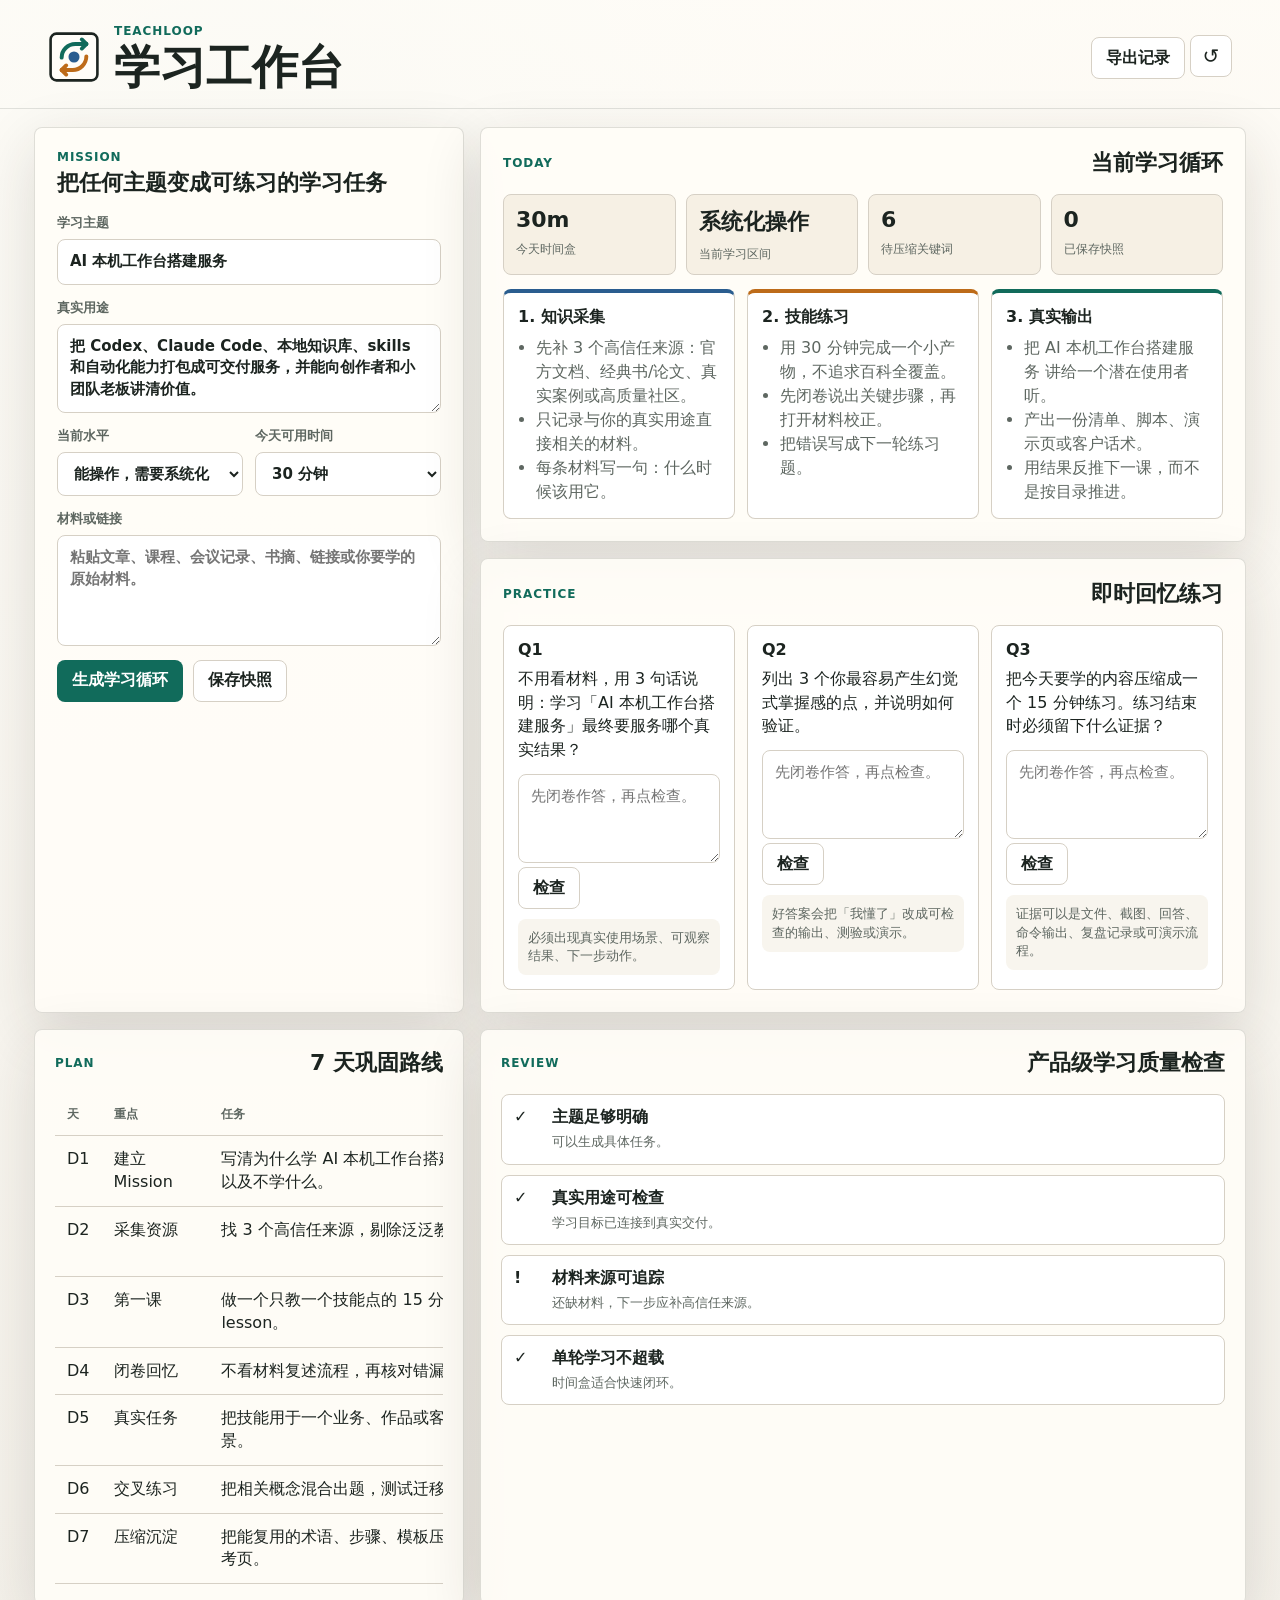
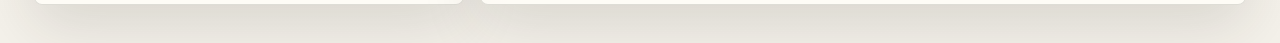
<file: index.html>
<!doctype html>
<html lang="zh-CN">
  <head>
    <meta charset="utf-8">
    <meta name="viewport" content="width=device-width, initial-scale=1">
    <title>TeachLoop 学习工作台</title>
    <link rel="icon" href="data:image/svg+xml,%3Csvg xmlns='http://www.w3.org/2000/svg' viewBox='0 0 16 16'%3E%3Crect width='16' height='16' rx='3' fill='%23116b5b'/%3E%3Ccircle cx='8' cy='8' r='3' fill='%23fffdf8'/%3E%3C/svg%3E">
    <link rel="stylesheet" href="./styles.css">
  </head>
  <body>
    <header class="app-header">
      <div class="brand-lockup">
        <img src="./assets/learning-map.svg" alt="" class="brand-mark">
        <div>
          <p class="eyebrow">TeachLoop</p>
          <h1>学习工作台</h1>
        </div>
      </div>
      <div class="header-actions" aria-label="全局操作">
        <button id="exportMarkdown" class="button secondary" type="button">导出记录</button>
        <button id="resetWorkspace" class="icon-button" type="button" title="清空当前本地学习状态" aria-label="清空当前本地学习状态">↺</button>
      </div>
    </header>

    <main class="layout-shell">
      <section class="panel mission-panel" aria-labelledby="missionTitle">
        <div class="section-heading">
          <p class="eyebrow">Mission</p>
          <h2 id="missionTitle">把任何主题变成可练习的学习任务</h2>
        </div>

        <form id="missionForm" class="mission-form">
          <label>
            <span>学习主题</span>
            <input id="topic" name="topic" type="text" value="AI 本机工作台搭建服务" autocomplete="off" required>
          </label>
          <label>
            <span>真实用途</span>
            <textarea id="outcome" name="outcome" rows="3" required>把 Codex、Claude Code、本地知识库、skills 和自动化能力打包成可交付服务，并能向创作者和小团队老板讲清价值。</textarea>
          </label>
          <div class="form-grid">
            <label>
              <span>当前水平</span>
              <select id="level" name="level">
                <option value="beginner">新手，需要建立框架</option>
                <option value="operator" selected>能操作，需要系统化</option>
                <option value="builder">能搭建，需要产品化</option>
                <option value="expert">能交付，需要提炼方法</option>
              </select>
            </label>
            <label>
              <span>今天可用时间</span>
              <select id="timebox" name="timebox">
                <option value="15">15 分钟</option>
                <option value="30" selected>30 分钟</option>
                <option value="60">60 分钟</option>
                <option value="120">120 分钟</option>
              </select>
            </label>
          </div>
          <label>
            <span>材料或链接</span>
            <textarea id="materials" name="materials" rows="4" placeholder="粘贴文章、课程、会议记录、书摘、链接或你要学的原始材料。"></textarea>
          </label>
          <div class="button-row">
            <button class="button primary" type="submit">生成学习循环</button>
            <button id="saveSnapshot" class="button secondary" type="button">保存快照</button>
          </div>
        </form>
        <p id="workspaceNotice" role="status" hidden></p>
      </section>

      <section class="panel dashboard-panel" aria-labelledby="dashboardTitle">
        <div class="section-heading compact">
          <p class="eyebrow">Today</p>
          <h2 id="dashboardTitle">当前学习循环</h2>
        </div>
        <div id="statusStrip" class="status-strip" aria-live="polite"></div>
        <div id="loopBoard" class="loop-board"></div>
      </section>

      <section class="panel practice-panel" aria-labelledby="practiceTitle">
        <div class="section-heading compact">
          <p class="eyebrow">Practice</p>
          <h2 id="practiceTitle">即时回忆练习</h2>
        </div>
        <div id="quizArea" class="quiz-area"></div>
      </section>

      <section class="panel plan-panel" aria-labelledby="planTitle">
        <div class="section-heading compact">
          <p class="eyebrow">Plan</p>
          <h2 id="planTitle">7 天巩固路线</h2>
        </div>
        <div id="planTable" class="plan-table"></div>
      </section>

      <section class="panel review-panel" aria-labelledby="reviewTitle">
        <div class="section-heading compact">
          <p class="eyebrow">Review</p>
          <h2 id="reviewTitle">产品级学习质量检查</h2>
        </div>
        <div id="reviewChecklist" class="checklist"></div>
      </section>
    </main>

    <dialog id="exportDialog" class="export-dialog">
      <form method="dialog">
        <div class="dialog-head">
          <h2>Teach 工作区记录</h2>
          <button class="icon-button" value="cancel" aria-label="关闭">×</button>
        </div>
        <textarea id="exportOutput" rows="18" spellcheck="false"></textarea>
        <p id="exportNotice" role="status" hidden></p>
        <div class="button-row right">
          <button id="copyExport" class="button secondary" type="button">复制</button>
          <button class="button primary" value="default">完成</button>
        </div>
      </form>
    </dialog>

    <script src="./app.js"></script>
  </body>
</html>
</file>
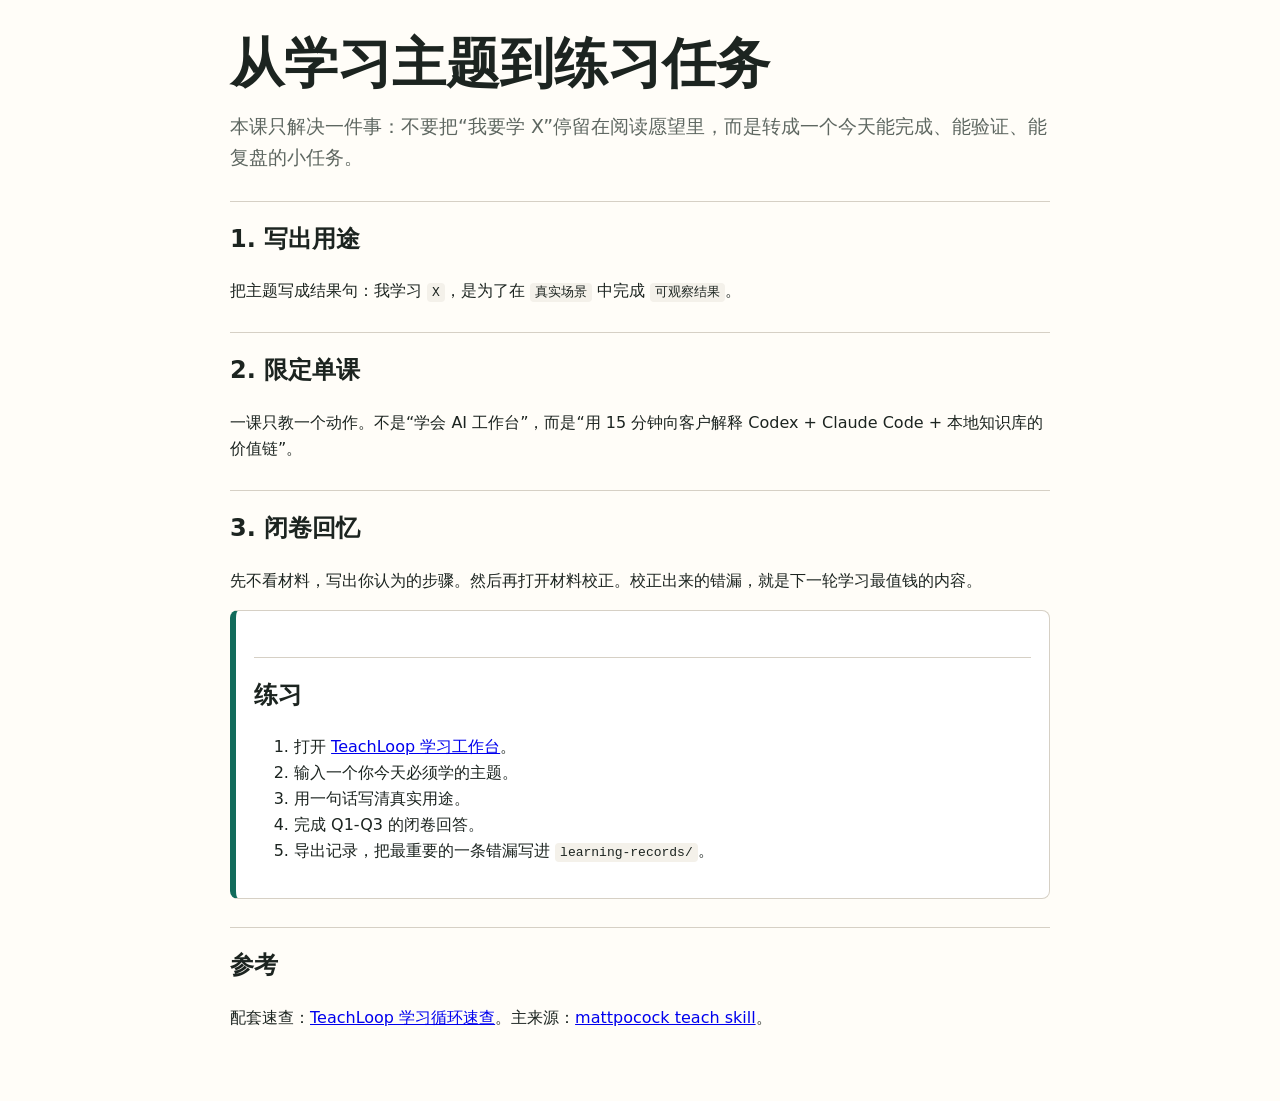
<file: lessons/0001-mission-to-practice.html>
<!doctype html>
<html lang="zh-CN">
  <head>
    <meta charset="utf-8">
    <meta name="viewport" content="width=device-width, initial-scale=1">
    <title>0001: 从学习主题到练习任务</title>
    <style>
      :root { --ink: #1c2420; --muted: #5e6761; --line: #d6d0c5; --accent: #116b5b; --bg: #fffdf8; }
      * { box-sizing: border-box; }
      body { margin: 0; background: var(--bg); color: var(--ink); font-family: ui-sans-serif, system-ui, -apple-system, BlinkMacSystemFont, "Segoe UI", sans-serif; line-height: 1.62; }
      main { max-width: 860px; margin: 0 auto; padding: 36px 20px 54px; }
      h1 { font-size: clamp(32px, 6vw, 54px); line-height: 1.04; margin: 0 0 18px; letter-spacing: 0; }
      h2 { margin-top: 28px; padding-top: 18px; border-top: 1px solid var(--line); }
      .lede { color: var(--muted); font-size: 19px; }
      .exercise { border: 1px solid var(--line); border-left: 6px solid var(--accent); border-radius: 8px; padding: 18px; background: #fff; }
      code { background: #f4f1ea; padding: 2px 5px; border-radius: 4px; }
      @media print { main { padding: 0; } }
    </style>
  </head>
  <body>
    <main>
      <h1>从学习主题到练习任务</h1>
      <p class="lede">本课只解决一件事：不要把“我要学 X”停留在阅读愿望里，而是转成一个今天能完成、能验证、能复盘的小任务。</p>

      <h2>1. 写出用途</h2>
      <p>把主题写成结果句：我学习 <code>X</code>，是为了在 <code>真实场景</code> 中完成 <code>可观察结果</code>。</p>

      <h2>2. 限定单课</h2>
      <p>一课只教一个动作。不是“学会 AI 工作台”，而是“用 15 分钟向客户解释 Codex + Claude Code + 本地知识库的价值链”。</p>

      <h2>3. 闭卷回忆</h2>
      <p>先不看材料，写出你认为的步骤。然后再打开材料校正。校正出来的错漏，就是下一轮学习最值钱的内容。</p>

      <section class="exercise">
        <h2>练习</h2>
        <ol>
          <li>打开 <a href="../index.html">TeachLoop 学习工作台</a>。</li>
          <li>输入一个你今天必须学的主题。</li>
          <li>用一句话写清真实用途。</li>
          <li>完成 Q1-Q3 的闭卷回答。</li>
          <li>导出记录，把最重要的一条错漏写进 <code>learning-records/</code>。</li>
        </ol>
      </section>

      <h2>参考</h2>
      <p>配套速查：<a href="../reference/learning-loop-reference.html">TeachLoop 学习循环速查</a>。主来源：<a href="https://github.com/mattpocock/skills/blob/main/skills/productivity/teach/SKILL.md">mattpocock teach skill</a>。</p>
    </main>
  </body>
</html>
</file>
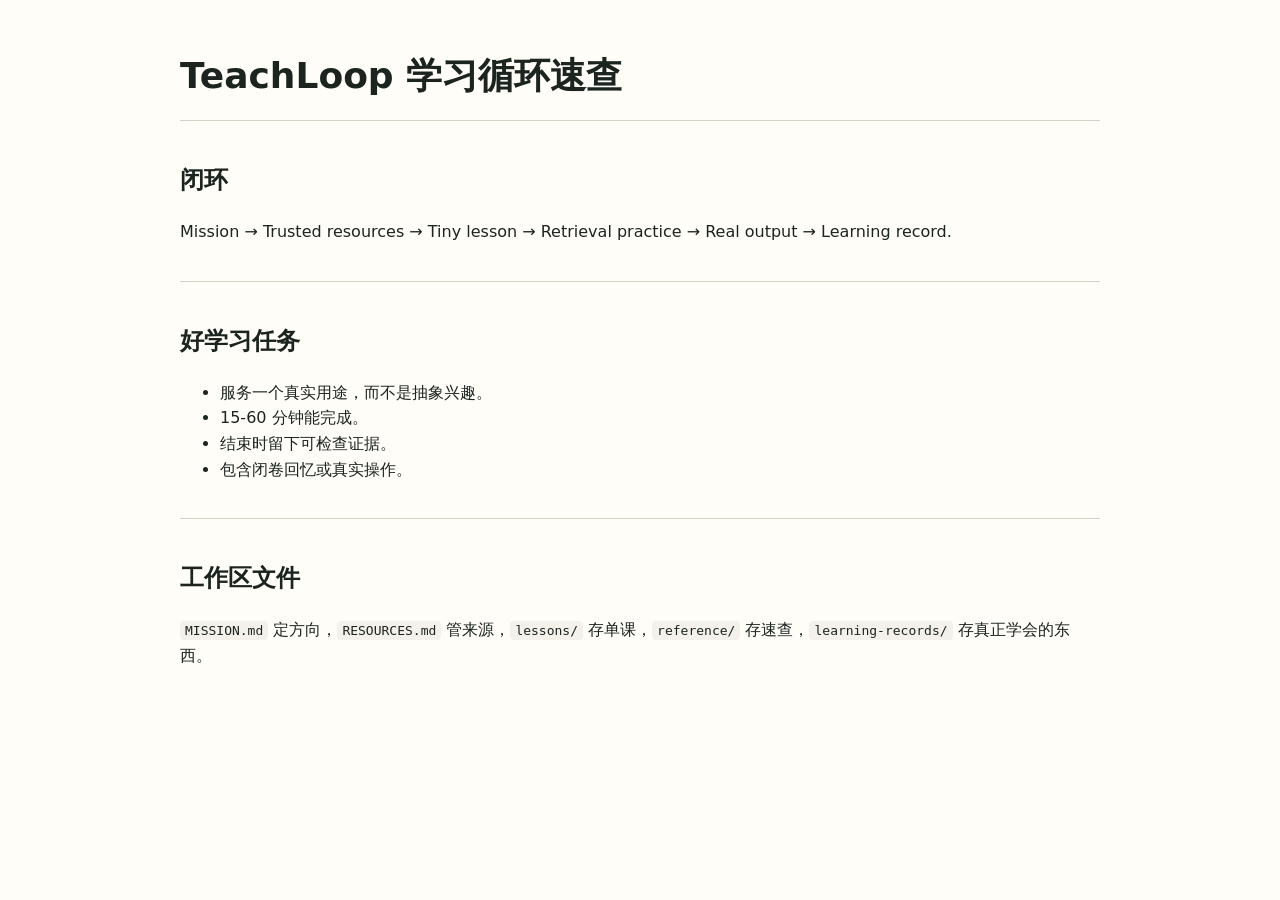
<file: reference/learning-loop-reference.html>
<!doctype html>
<html lang="zh-CN">
  <head>
    <meta charset="utf-8">
    <meta name="viewport" content="width=device-width, initial-scale=1">
    <title>TeachLoop 学习循环速查</title>
    <style>
      body { margin: 0; padding: 32px; color: #1c2420; font-family: ui-sans-serif, system-ui, -apple-system, BlinkMacSystemFont, "Segoe UI", sans-serif; line-height: 1.6; background: #fffdf8; }
      main { max-width: 920px; margin: 0 auto; }
      h1 { font-size: 36px; line-height: 1.1; }
      section { border-top: 1px solid #d6d0c5; padding: 20px 0; }
      code { background: #f4f1ea; padding: 2px 5px; border-radius: 4px; }
      @media print { body { padding: 0; } }
    </style>
  </head>
  <body>
    <main>
      <h1>TeachLoop 学习循环速查</h1>
      <section>
        <h2>闭环</h2>
        <p>Mission → Trusted resources → Tiny lesson → Retrieval practice → Real output → Learning record.</p>
      </section>
      <section>
        <h2>好学习任务</h2>
        <ul>
          <li>服务一个真实用途，而不是抽象兴趣。</li>
          <li>15-60 分钟能完成。</li>
          <li>结束时留下可检查证据。</li>
          <li>包含闭卷回忆或真实操作。</li>
        </ul>
      </section>
      <section>
        <h2>工作区文件</h2>
        <p><code>MISSION.md</code> 定方向，<code>RESOURCES.md</code> 管来源，<code>lessons/</code> 存单课，<code>reference/</code> 存速查，<code>learning-records/</code> 存真正学会的东西。</p>
      </section>
    </main>
  </body>
</html>
</file>
<file: styles.css>
:root {
  color-scheme: light;
  --bg: #f4f1ea;
  --ink: #1c2420;
  --muted: #5e6761;
  --line: #d6d0c5;
  --panel: #fffdf8;
  --panel-strong: #f6f0e4;
  --accent: #116b5b;
  --accent-ink: #ffffff;
  --amber: #bd6b19;
  --red: #a33d34;
  --blue: #2a5d8f;
  --shadow: 0 18px 60px rgba(46, 38, 26, 0.14);
}

* {
  box-sizing: border-box;
}

body {
  margin: 0;
  min-width: 320px;
  background:
    linear-gradient(180deg, rgba(255, 253, 248, 0.92), rgba(244, 241, 234, 0.94)),
    radial-gradient(circle at 18% 12%, rgba(17, 107, 91, 0.14), transparent 32%),
    radial-gradient(circle at 90% 18%, rgba(189, 107, 25, 0.12), transparent 34%),
    var(--bg);
  color: var(--ink);
  font-family: Inter, ui-sans-serif, system-ui, -apple-system, BlinkMacSystemFont, "Segoe UI", sans-serif;
  letter-spacing: 0;
}

button,
input,
textarea,
select {
  font: inherit;
}

.app-header {
  display: flex;
  align-items: center;
  justify-content: space-between;
  gap: 24px;
  padding: 24px clamp(18px, 4vw, 48px) 18px;
  border-bottom: 1px solid rgba(28, 36, 32, 0.12);
}

.brand-lockup {
  display: flex;
  align-items: center;
  gap: 14px;
  min-width: 0;
}

.brand-mark {
  width: 52px;
  height: 52px;
  flex: 0 0 auto;
}

.eyebrow {
  margin: 0 0 6px;
  color: var(--accent);
  font-size: 12px;
  font-weight: 750;
  letter-spacing: 0.08em;
  text-transform: uppercase;
}

h1,
h2,
h3,
p {
  margin-top: 0;
}

h1 {
  margin-bottom: 0;
  font-size: clamp(28px, 4vw, 46px);
  line-height: 1;
  letter-spacing: 0;
}

h2 {
  margin-bottom: 0;
  font-size: 22px;
  line-height: 1.18;
}

h3 {
  margin-bottom: 8px;
  font-size: 16px;
}

.layout-shell {
  display: grid;
  grid-template-columns: minmax(320px, 430px) minmax(0, 1fr);
  grid-template-areas:
    "mission dashboard"
    "mission practice"
    "plan review";
  gap: 16px;
  max-width: 1380px;
  margin: 0 auto;
  padding: 18px clamp(14px, 3vw, 34px) 38px;
  min-width: 0;
}

.panel {
  background: rgba(255, 253, 248, 0.88);
  border: 1px solid rgba(28, 36, 32, 0.14);
  border-radius: 8px;
  box-shadow: var(--shadow);
  min-width: 0;
}

.mission-panel {
  grid-area: mission;
  padding: 22px;
}

.dashboard-panel {
  grid-area: dashboard;
  padding: 22px;
}

.practice-panel {
  grid-area: practice;
  padding: 22px;
}

.plan-panel {
  grid-area: plan;
  padding: 20px;
}

.review-panel {
  grid-area: review;
  padding: 20px;
}

.section-heading {
  margin-bottom: 18px;
}

.section-heading.compact {
  display: flex;
  align-items: flex-end;
  justify-content: space-between;
  gap: 16px;
}

.mission-form {
  display: grid;
  gap: 14px;
}

label {
  display: grid;
  gap: 7px;
  color: var(--muted);
  font-size: 13px;
  font-weight: 700;
}

input,
textarea,
select {
  width: 100%;
  border: 1px solid var(--line);
  border-radius: 8px;
  background: #fff;
  color: var(--ink);
  padding: 11px 12px;
  font-size: 15px;
  line-height: 1.45;
}

textarea {
  resize: vertical;
}

input:focus,
textarea:focus,
select:focus {
  outline: 3px solid rgba(17, 107, 91, 0.18);
  border-color: var(--accent);
}

.form-grid {
  display: grid;
  grid-template-columns: 1fr 1fr;
  gap: 12px;
}

.button-row {
  display: flex;
  align-items: center;
  gap: 10px;
  flex-wrap: wrap;
}

.button-row.right {
  justify-content: flex-end;
}

.button,
.icon-button {
  border: 1px solid transparent;
  border-radius: 8px;
  min-height: 42px;
  cursor: pointer;
  transition: transform 160ms ease, box-shadow 160ms ease, background 160ms ease;
}

.button {
  padding: 0 14px;
  font-weight: 800;
}

.button.primary {
  background: var(--accent);
  color: var(--accent-ink);
}

.button.secondary {
  background: #fff;
  border-color: var(--line);
  color: var(--ink);
}

.icon-button {
  display: inline-grid;
  place-items: center;
  width: 42px;
  background: #fff;
  border-color: var(--line);
  color: var(--ink);
  font-size: 20px;
}

.button:hover,
.icon-button:hover {
  transform: translateY(-1px);
  box-shadow: 0 8px 20px rgba(28, 36, 32, 0.12);
}

.status-strip {
  display: grid;
  grid-template-columns: repeat(4, minmax(0, 1fr));
  gap: 10px;
  margin-bottom: 14px;
}

.metric {
  min-height: 76px;
  padding: 12px;
  border: 1px solid var(--line);
  border-radius: 8px;
  background: var(--panel-strong);
}

.metric b {
  display: block;
  margin-bottom: 6px;
  font-size: 22px;
}

.metric span {
  color: var(--muted);
  font-size: 12px;
  line-height: 1.35;
}

.loop-board {
  display: grid;
  grid-template-columns: repeat(3, minmax(0, 1fr));
  gap: 12px;
}

.loop-card {
  min-height: 172px;
  padding: 14px;
  border: 1px solid var(--line);
  border-radius: 8px;
  background: #fff;
}

.loop-card[data-kind="practice"] {
  border-top: 4px solid var(--amber);
}

.loop-card[data-kind="source"] {
  border-top: 4px solid var(--blue);
}

.loop-card[data-kind="output"] {
  border-top: 4px solid var(--accent);
}

.loop-card ul {
  margin: 0;
  padding-left: 18px;
  color: var(--muted);
  line-height: 1.5;
}

.quiz-area {
  display: grid;
  grid-template-columns: repeat(3, minmax(0, 1fr));
  gap: 12px;
}

.quiz-card {
  padding: 14px;
  border: 1px solid var(--line);
  border-radius: 8px;
  background: #fff;
}

.quiz-card p {
  min-height: 64px;
  margin-bottom: 12px;
  color: var(--ink);
  line-height: 1.48;
}

.answer-input {
  min-height: 82px;
}

.feedback {
  min-height: 48px;
  margin-top: 10px;
  padding: 10px;
  border-radius: 8px;
  background: #f8f5ee;
  color: var(--muted);
  font-size: 13px;
  line-height: 1.4;
}

.plan-table {
  overflow-x: auto;
  max-width: 100%;
  min-width: 0;
  -webkit-overflow-scrolling: touch;
}

table {
  width: 100%;
  border-collapse: collapse;
  min-width: 640px;
}

th,
td {
  padding: 12px;
  border-bottom: 1px solid var(--line);
  text-align: left;
  vertical-align: top;
  line-height: 1.42;
}

th {
  color: var(--muted);
  font-size: 12px;
}

.checklist {
  display: grid;
  gap: 10px;
}

.check-item {
  display: grid;
  grid-template-columns: 28px 1fr;
  gap: 10px;
  align-items: start;
  padding: 12px;
  border: 1px solid var(--line);
  border-radius: 8px;
  background: #fff;
}

.check-item strong {
  display: block;
  margin-bottom: 3px;
}

.check-item span {
  color: var(--muted);
  font-size: 13px;
  line-height: 1.4;
}

.export-dialog {
  width: min(920px, calc(100vw - 28px));
  border: 1px solid var(--line);
  border-radius: 8px;
  padding: 0;
}

.export-dialog::backdrop {
  background: rgba(28, 36, 32, 0.42);
}

.export-dialog form {
  display: grid;
  gap: 14px;
  padding: 18px;
}

.dialog-head {
  display: flex;
  align-items: center;
  justify-content: space-between;
  gap: 16px;
}

.dialog-head h2 {
  margin: 0;
}

#exportOutput {
  min-height: 320px;
  font-family: ui-monospace, SFMono-Regular, Menlo, Monaco, Consolas, monospace;
  font-size: 13px;
}

@media (max-width: 1020px) {
  .layout-shell {
    grid-template-columns: 1fr;
    grid-template-areas:
      "mission"
      "dashboard"
      "practice"
      "plan"
      "review";
  }

  .loop-board,
  .quiz-area {
    grid-template-columns: 1fr;
  }
}

@media (max-width: 640px) {
  .app-header {
    align-items: flex-start;
    flex-direction: column;
  }

  .header-actions {
    width: 100%;
    display: flex;
    justify-content: space-between;
  }

  .form-grid,
  .status-strip {
    grid-template-columns: 1fr;
  }

  .section-heading.compact {
    align-items: flex-start;
    flex-direction: column;
  }

  h1 {
    font-size: 34px;
  }
}

@media print {
  body {
    background: #fff;
  }

  .app-header,
  .button-row,
  .header-actions,
  .mission-panel {
    display: none;
  }

  .layout-shell {
    display: block;
    max-width: 980px;
    padding: 0;
  }

  .panel {
    box-shadow: none;
    page-break-inside: avoid;
    margin-bottom: 14px;
  }
}
</file>
